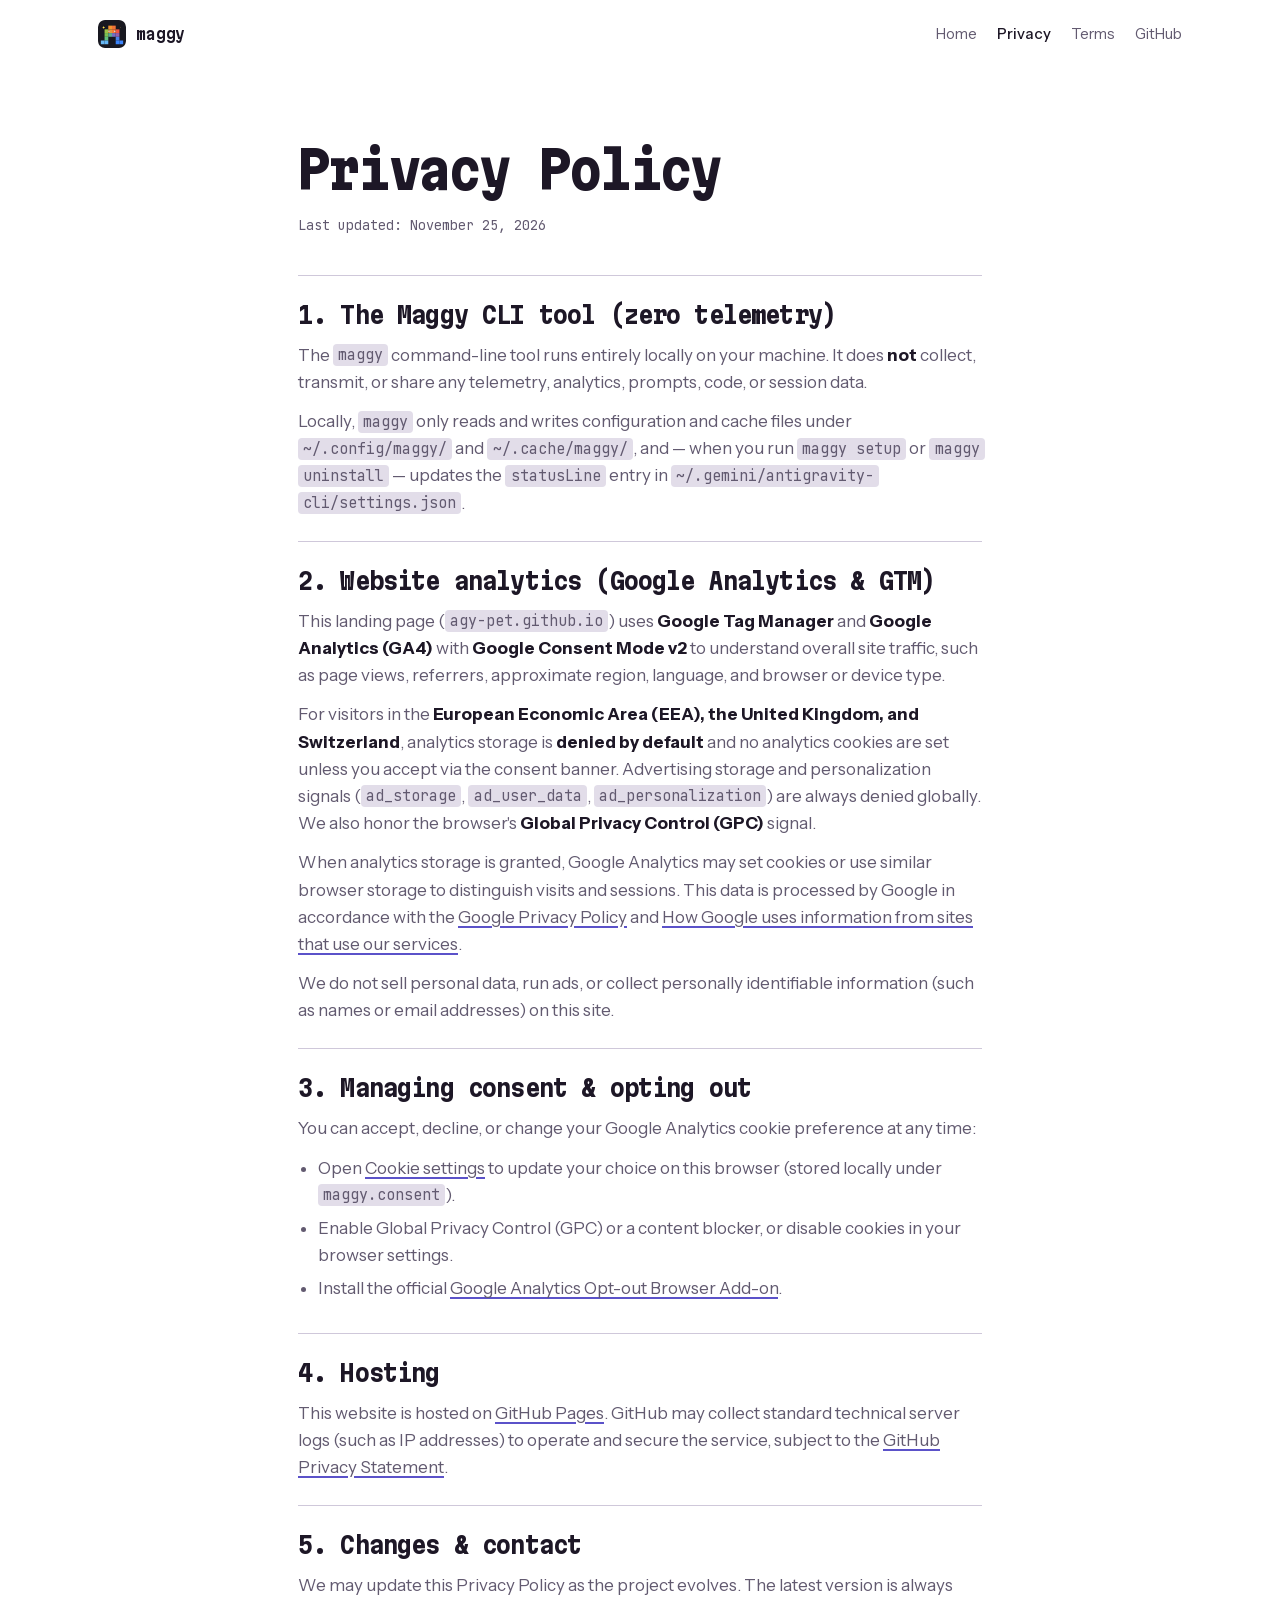
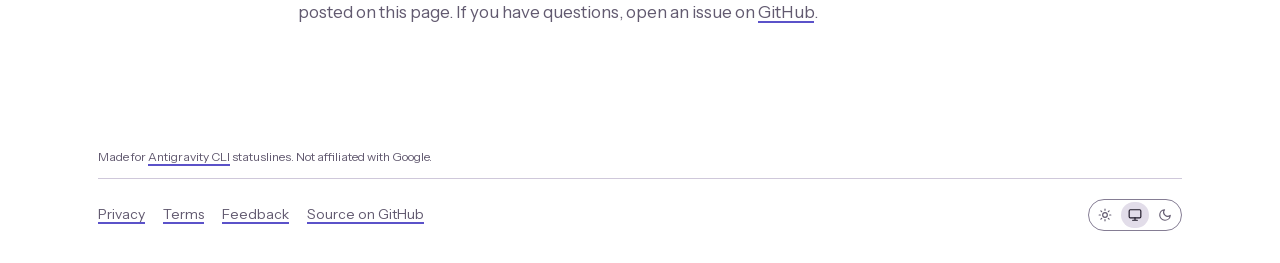
<file: docs/privacy.html>
<!doctype html>
<html lang="en">
<head>
  <meta charset="utf-8">
  <meta name="viewport" content="width=device-width, initial-scale=1">
  <title>Privacy Policy — Maggy</title>
  <meta name="description" content="Privacy Policy for the Maggy website and Antigravity CLI (agy) statusline tool.">
  <meta name="robots" content="index, follow">
  <meta name="color-scheme" content="light dark">
  <meta name="theme-color" content="#ffffff" media="(prefers-color-scheme: light)">
  <meta name="theme-color" content="#141019" media="(prefers-color-scheme: dark)">
  <link rel="canonical" href="https://agy-pet.github.io/privacy.html">
  <link rel="icon" href="favicon.ico" sizes="48x48">
  <link rel="icon" type="image/svg+xml" href="favicon.svg">
  <link rel="apple-touch-icon" sizes="512x512" href="apple-touch-icon.png">
  <link rel="preload" href="fonts/instrument-sans-latin.woff2" as="font" type="font/woff2" crossorigin>
  <link rel="preload" href="fonts/martian-mono-latin.woff2" as="font" type="font/woff2" crossorigin>
  <link rel="stylesheet" href="fonts/fonts.css">
  <link rel="stylesheet" href="style.css">
  <script>!function(){try{var v=localStorage.getItem('maggy.appearance');if(v==='light'||v==='dark')document.documentElement.dataset.theme=v}catch(e){}}();</script>
  <script>
    window.dataLayer = window.dataLayer || [];
    function gtag(){dataLayer.push(arguments);}
    (function(){
      var EEA_UK_CH = [
        'AT','BE','BG','CH','CY','CZ','DE','DK','EE','ES','FI','FR',
        'GB','GR','HR','HU','IE','IS','IT','LI','LT','LU','LV','MT',
        'NL','NO','PL','PT','RO','SE','SI','SK'
      ];
      var gpc = Boolean(navigator.globalPrivacyControl);
      gtag('consent', 'default', {
        analytics_storage: 'denied',
        ad_storage: 'denied',
        ad_user_data: 'denied',
        ad_personalization: 'denied',
        region: EEA_UK_CH,
        wait_for_update: 500
      });
      gtag('consent', 'default', {
        analytics_storage: gpc ? 'denied' : 'granted',
        ad_storage: 'denied',
        ad_user_data: 'denied',
        ad_personalization: 'denied'
      });
      try {
        var saved = localStorage.getItem('maggy.consent');
        if (saved === 'granted' || saved === 'denied') {
          gtag('consent', 'update', { analytics_storage: saved });
        }
      } catch (e) {}
    })();
    gtag('js', new Date());
  </script>
  <script>
    // Load GTM off the critical path: on first interaction, or once the page
    // has settled after load, so it never competes with first render.
    (function(){
      var done = false, ev = ['pointerdown','keydown','touchstart','scroll'];
      function load(){
        if (done) return; done = true;
        ev.forEach(function(e){ removeEventListener(e, load, true); });
        var s = document.createElement('script');
        s.async = true;
        s.src = 'https://www.googletagmanager.com/gtm.js?id=GTM-N3ZC3P7X';
        document.head.appendChild(s);
      }
      ev.forEach(function(e){ addEventListener(e, load, { capture: true, passive: true, once: true }); });
      addEventListener('load', function(){ setTimeout(load, 6000); });
    })();
  </script>
</head>
<body>
  <a class="skip" href="#main">Skip to content</a>

  <header class="top">
    <a class="wordmark" href="./" aria-label="Maggy home"><img class="wordmark-logo" src="favicon.svg" alt="" width="28" height="28"><span>maggy</span></a>
    <div class="top-right">
      <nav aria-label="Primary">
        <a href="./">Home</a>
        <a href="privacy.html" aria-current="page">Privacy</a>
        <a href="terms.html">Terms</a>
        <a href="https://github.com/agy-pet/maggy">GitHub</a>
      </nav>
    </div>
  </header>

  <main id="main" class="legal" tabindex="-1">
    <h1>Privacy Policy</h1>
    <p class="legal-updated">Last updated: November 25, 2026</p>

    <section>
      <h2>1. The Maggy CLI tool (zero telemetry)</h2>
      <p>The <code>maggy</code> command-line tool runs entirely locally on your machine. It does <strong>not</strong> collect, transmit, or share any telemetry, analytics, prompts, code, or session data.</p>
      <p>Locally, <code>maggy</code> only reads and writes configuration and cache files under <code>~/.config/maggy/</code> and <code>~/.cache/maggy/</code>, and — when you run <code>maggy setup</code> or <code>maggy uninstall</code> — updates the <code>statusLine</code> entry in <code>~/.gemini/antigravity-cli/settings.json</code>.</p>
    </section>

    <section>
      <h2>2. Website analytics (Google Analytics &amp; GTM)</h2>
      <p>This landing page (<code>agy-pet.github.io</code>) uses <strong>Google Tag Manager</strong> and <strong>Google Analytics (GA4)</strong> with <strong>Google Consent Mode v2</strong> to understand overall site traffic, such as page views, referrers, approximate region, language, and browser or device type.</p>
      <p>For visitors in the <strong>European Economic Area (EEA), the United Kingdom, and Switzerland</strong>, analytics storage is <strong>denied by default</strong> and no analytics cookies are set unless you accept via the consent banner. Advertising storage and personalization signals (<code>ad_storage</code>, <code>ad_user_data</code>, <code>ad_personalization</code>) are always denied globally. We also honor the browser's <strong>Global Privacy Control (GPC)</strong> signal.</p>
      <p>When analytics storage is granted, Google Analytics may set cookies or use similar browser storage to distinguish visits and sessions. This data is processed by Google in accordance with the <a href="https://policies.google.com/privacy">Google Privacy Policy</a> and <a href="https://policies.google.com/technologies/partner-sites">How Google uses information from sites that use our services</a>.</p>
      <p>We do not sell personal data, run ads, or collect personally identifiable information (such as names or email addresses) on this site.</p>
    </section>

    <section>
      <h2>3. Managing consent &amp; opting out</h2>
      <p>You can accept, decline, or change your Google Analytics cookie preference at any time:</p>
      <ul>
        <li>Open <button type="button" class="foot-btn" data-consent-open>Cookie settings</button> to update your choice on this browser (stored locally under <code>maggy.consent</code>).</li>
        <li>Enable Global Privacy Control (GPC) or a content blocker, or disable cookies in your browser settings.</li>
        <li>Install the official <a href="https://tools.google.com/dlpage/gaoptout">Google Analytics Opt-out Browser Add-on</a>.</li>
      </ul>
    </section>

    <section>
      <h2>4. Hosting</h2>
      <p>This website is hosted on <a href="https://pages.github.com/">GitHub Pages</a>. GitHub may collect standard technical server logs (such as IP addresses) to operate and secure the service, subject to the <a href="https://docs.github.com/en/site-policy/privacy-policies/github-general-privacy-statement">GitHub Privacy Statement</a>.</p>
    </section>

    <section>
      <h2>5. Changes &amp; contact</h2>
      <p>We may update this Privacy Policy as the project evolves. The latest version is always posted on this page. If you have questions, open an issue on <a href="https://github.com/agy-pet/maggy/issues">GitHub</a>.</p>
    </section>
  </main>

  <footer class="foot">
    <p class="foot-note">Made for <a href="https://antigravity.google/docs/cli/statusline">Antigravity CLI</a> statuslines. Not affiliated with Google.</p>
    <div class="foot-end">
      <p class="foot-links">
        <a href="privacy.html" aria-current="page">Privacy</a>
        <a href="terms.html">Terms</a>
        <button type="button" class="foot-btn" data-consent-open hidden>Cookie settings</button>
        <a href="https://github.com/agy-pet/maggy/issues/new">Feedback</a>
        <a href="https://github.com/agy-pet/maggy">Source on GitHub</a>
      </p>
      <div class="appearance" role="group" aria-label="Appearance">
        <button type="button" data-appearance="light" aria-pressed="false" aria-label="Light" title="Light"><svg width="14" height="14" viewBox="0 0 24 24" fill="none" stroke="currentColor" stroke-width="2" stroke-linecap="round" stroke-linejoin="round" aria-hidden="true"><circle cx="12" cy="12" r="4"/><path d="M12 2v2M12 20v2M4.93 4.93l1.41 1.41M17.66 17.66l1.41 1.41M2 12h2M20 12h2M4.93 19.07l1.41-1.41M17.66 6.34l1.41-1.41"/></svg></button>
        <button type="button" data-appearance="system" aria-pressed="true" aria-label="System" title="System"><svg width="14" height="14" viewBox="0 0 24 24" fill="none" stroke="currentColor" stroke-width="2" stroke-linecap="round" stroke-linejoin="round" aria-hidden="true"><rect x="2" y="3" width="20" height="14" rx="2"/><path d="M8 21h8M12 17v4"/></svg></button>
        <button type="button" data-appearance="dark" aria-pressed="false" aria-label="Dark" title="Dark"><svg width="14" height="14" viewBox="0 0 24 24" fill="none" stroke="currentColor" stroke-width="2" stroke-linecap="round" stroke-linejoin="round" aria-hidden="true"><path d="M21 12.79A9 9 0 1 1 11.21 3 7 7 0 0 0 21 12.79z"/></svg></button>
      </div>
    </div>
  </footer>

  <div id="consent-banner" class="consent" role="dialog" aria-modal="false" aria-label="Analytics consent" aria-describedby="consent-desc" hidden>
    <p id="consent-desc" class="consent-text">
      <span>This site uses Google Analytics cookies to understand overall traffic. The CLI sends zero telemetry.</span>
      <a href="privacy.html">Privacy Policy</a>
    </p>
    <div class="consent-actions">
      <button type="button" class="consent-btn" data-consent="denied">Decline</button>
      <button type="button" class="consent-btn consent-accept" data-consent="granted">Accept</button>
    </div>
  </div>

  <script src="appearance.js" defer></script>
  <script src="consent.js" defer></script>
</body>
</html>
</file>
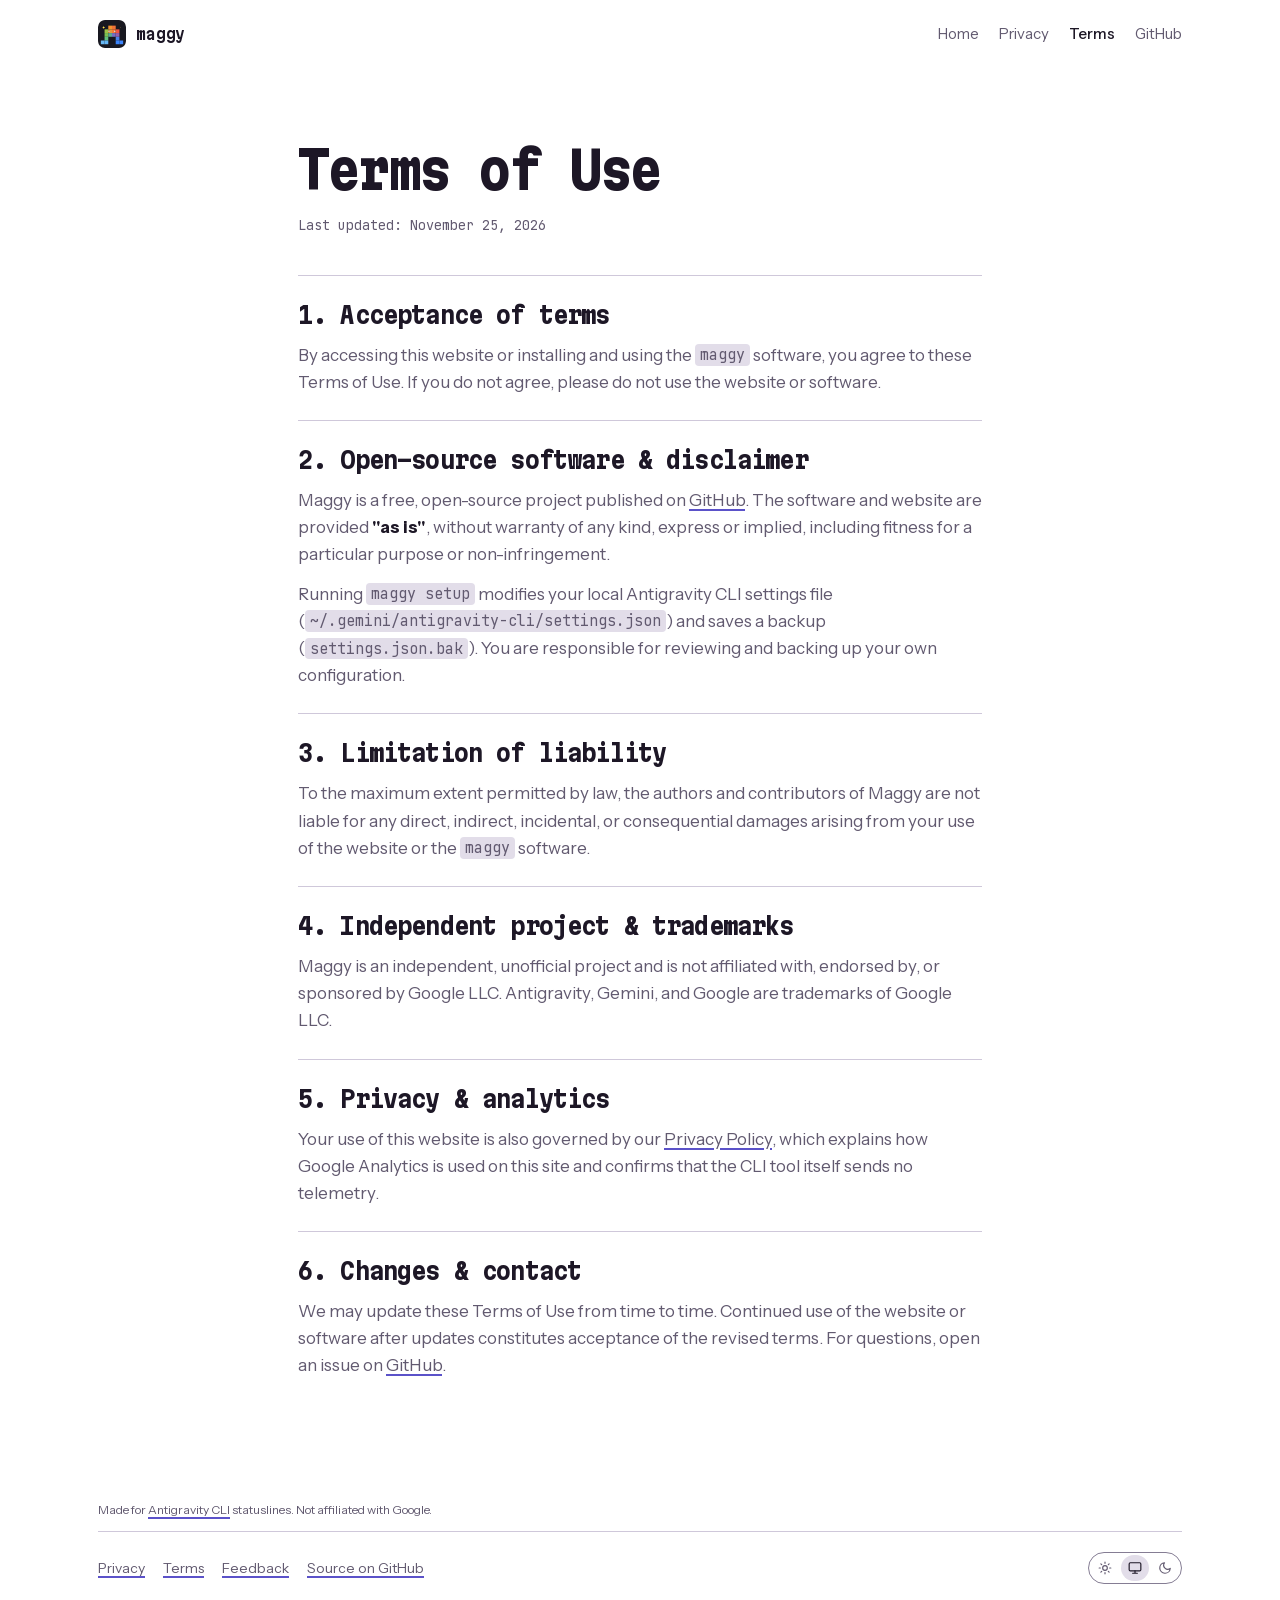
<file: docs/terms.html>
<!doctype html>
<html lang="en">
<head>
  <meta charset="utf-8">
  <meta name="viewport" content="width=device-width, initial-scale=1">
  <title>Terms of Use — Maggy</title>
  <meta name="description" content="Terms of Use for the Maggy website and Antigravity CLI (agy) statusline tool.">
  <meta name="robots" content="index, follow">
  <meta name="color-scheme" content="light dark">
  <meta name="theme-color" content="#ffffff" media="(prefers-color-scheme: light)">
  <meta name="theme-color" content="#141019" media="(prefers-color-scheme: dark)">
  <link rel="canonical" href="https://agy-pet.github.io/terms.html">
  <link rel="icon" href="favicon.ico" sizes="48x48">
  <link rel="icon" type="image/svg+xml" href="favicon.svg">
  <link rel="apple-touch-icon" sizes="512x512" href="apple-touch-icon.png">
  <link rel="preload" href="fonts/instrument-sans-latin.woff2" as="font" type="font/woff2" crossorigin>
  <link rel="preload" href="fonts/martian-mono-latin.woff2" as="font" type="font/woff2" crossorigin>
  <link rel="stylesheet" href="fonts/fonts.css">
  <link rel="stylesheet" href="style.css">
  <script>!function(){try{var v=localStorage.getItem('maggy.appearance');if(v==='light'||v==='dark')document.documentElement.dataset.theme=v}catch(e){}}();</script>
  <script>
    window.dataLayer = window.dataLayer || [];
    function gtag(){dataLayer.push(arguments);}
    (function(){
      var EEA_UK_CH = [
        'AT','BE','BG','CH','CY','CZ','DE','DK','EE','ES','FI','FR',
        'GB','GR','HR','HU','IE','IS','IT','LI','LT','LU','LV','MT',
        'NL','NO','PL','PT','RO','SE','SI','SK'
      ];
      var gpc = Boolean(navigator.globalPrivacyControl);
      gtag('consent', 'default', {
        analytics_storage: 'denied',
        ad_storage: 'denied',
        ad_user_data: 'denied',
        ad_personalization: 'denied',
        region: EEA_UK_CH,
        wait_for_update: 500
      });
      gtag('consent', 'default', {
        analytics_storage: gpc ? 'denied' : 'granted',
        ad_storage: 'denied',
        ad_user_data: 'denied',
        ad_personalization: 'denied'
      });
      try {
        var saved = localStorage.getItem('maggy.consent');
        if (saved === 'granted' || saved === 'denied') {
          gtag('consent', 'update', { analytics_storage: saved });
        }
      } catch (e) {}
    })();
    gtag('js', new Date());
  </script>
  <script>
    // Load GTM off the critical path: on first interaction, or once the page
    // has settled after load, so it never competes with first render.
    (function(){
      var done = false, ev = ['pointerdown','keydown','touchstart','scroll'];
      function load(){
        if (done) return; done = true;
        ev.forEach(function(e){ removeEventListener(e, load, true); });
        var s = document.createElement('script');
        s.async = true;
        s.src = 'https://www.googletagmanager.com/gtm.js?id=GTM-N3ZC3P7X';
        document.head.appendChild(s);
      }
      ev.forEach(function(e){ addEventListener(e, load, { capture: true, passive: true, once: true }); });
      addEventListener('load', function(){ setTimeout(load, 6000); });
    })();
  </script>
</head>
<body>
  <a class="skip" href="#main">Skip to content</a>

  <header class="top">
    <a class="wordmark" href="./" aria-label="Maggy home"><img class="wordmark-logo" src="favicon.svg" alt="" width="28" height="28"><span>maggy</span></a>
    <div class="top-right">
      <nav aria-label="Primary">
        <a href="./">Home</a>
        <a href="privacy.html">Privacy</a>
        <a href="terms.html" aria-current="page">Terms</a>
        <a href="https://github.com/agy-pet/maggy">GitHub</a>
      </nav>
    </div>
  </header>

  <main id="main" class="legal" tabindex="-1">
    <h1>Terms of Use</h1>
    <p class="legal-updated">Last updated: November 25, 2026</p>

    <section>
      <h2>1. Acceptance of terms</h2>
      <p>By accessing this website or installing and using the <code>maggy</code> software, you agree to these Terms of Use. If you do not agree, please do not use the website or software.</p>
    </section>

    <section>
      <h2>2. Open-source software &amp; disclaimer</h2>
      <p>Maggy is a free, open-source project published on <a href="https://github.com/agy-pet/maggy">GitHub</a>. The software and website are provided <strong>"as is"</strong>, without warranty of any kind, express or implied, including fitness for a particular purpose or non-infringement.</p>
      <p>Running <code>maggy setup</code> modifies your local Antigravity CLI settings file (<code>~/.gemini/antigravity-cli/settings.json</code>) and saves a backup (<code>settings.json.bak</code>). You are responsible for reviewing and backing up your own configuration.</p>
    </section>

    <section>
      <h2>3. Limitation of liability</h2>
      <p>To the maximum extent permitted by law, the authors and contributors of Maggy are not liable for any direct, indirect, incidental, or consequential damages arising from your use of the website or the <code>maggy</code> software.</p>
    </section>

    <section>
      <h2>4. Independent project &amp; trademarks</h2>
      <p>Maggy is an independent, unofficial project and is not affiliated with, endorsed by, or sponsored by Google LLC. Antigravity, Gemini, and Google are trademarks of Google LLC.</p>
    </section>

    <section>
      <h2>5. Privacy &amp; analytics</h2>
      <p>Your use of this website is also governed by our <a href="privacy.html">Privacy Policy</a>, which explains how Google Analytics is used on this site and confirms that the CLI tool itself sends no telemetry.</p>
    </section>

    <section>
      <h2>6. Changes &amp; contact</h2>
      <p>We may update these Terms of Use from time to time. Continued use of the website or software after updates constitutes acceptance of the revised terms. For questions, open an issue on <a href="https://github.com/agy-pet/maggy/issues">GitHub</a>.</p>
    </section>
  </main>

  <footer class="foot">
    <p class="foot-note">Made for <a href="https://antigravity.google/docs/cli/statusline">Antigravity CLI</a> statuslines. Not affiliated with Google.</p>
    <div class="foot-end">
      <p class="foot-links">
        <a href="privacy.html">Privacy</a>
        <a href="terms.html" aria-current="page">Terms</a>
        <button type="button" class="foot-btn" data-consent-open hidden>Cookie settings</button>
        <a href="https://github.com/agy-pet/maggy/issues/new">Feedback</a>
        <a href="https://github.com/agy-pet/maggy">Source on GitHub</a>
      </p>
      <div class="appearance" role="group" aria-label="Appearance">
        <button type="button" data-appearance="light" aria-pressed="false" aria-label="Light" title="Light"><svg width="14" height="14" viewBox="0 0 24 24" fill="none" stroke="currentColor" stroke-width="2" stroke-linecap="round" stroke-linejoin="round" aria-hidden="true"><circle cx="12" cy="12" r="4"/><path d="M12 2v2M12 20v2M4.93 4.93l1.41 1.41M17.66 17.66l1.41 1.41M2 12h2M20 12h2M4.93 19.07l1.41-1.41M17.66 6.34l1.41-1.41"/></svg></button>
        <button type="button" data-appearance="system" aria-pressed="true" aria-label="System" title="System"><svg width="14" height="14" viewBox="0 0 24 24" fill="none" stroke="currentColor" stroke-width="2" stroke-linecap="round" stroke-linejoin="round" aria-hidden="true"><rect x="2" y="3" width="20" height="14" rx="2"/><path d="M8 21h8M12 17v4"/></svg></button>
        <button type="button" data-appearance="dark" aria-pressed="false" aria-label="Dark" title="Dark"><svg width="14" height="14" viewBox="0 0 24 24" fill="none" stroke="currentColor" stroke-width="2" stroke-linecap="round" stroke-linejoin="round" aria-hidden="true"><path d="M21 12.79A9 9 0 1 1 11.21 3 7 7 0 0 0 21 12.79z"/></svg></button>
      </div>
    </div>
  </footer>

  <div id="consent-banner" class="consent" role="dialog" aria-modal="false" aria-label="Analytics consent" aria-describedby="consent-desc" hidden>
    <p id="consent-desc" class="consent-text">
      <span>This site uses Google Analytics cookies to understand overall traffic. The CLI sends zero telemetry.</span>
      <a href="privacy.html">Privacy Policy</a>
    </p>
    <div class="consent-actions">
      <button type="button" class="consent-btn" data-consent="denied">Decline</button>
      <button type="button" class="consent-btn consent-accept" data-consent="granted">Accept</button>
    </div>
  </div>

  <script src="appearance.js" defer></script>
  <script src="consent.js" defer></script>
</body>
</html>
</file>
<file: docs/fonts/fonts.css>
/* Self-hosted from Google Fonts (latin + latin-ext only), so visitors make no
   request to Google before consent. Fonts are under the SIL Open Font License;
   see OFL-*.txt beside this file. */
/* latin-ext */
@font-face {
  font-family: 'Instrument Sans';
  font-style: normal;
  font-weight: 400;
  font-stretch: 100%;
  font-display: swap;
  src: url(instrument-sans-latin-ext.woff2) format('woff2');
  unicode-range: U+0100-02BA, U+02BD-02C5, U+02C7-02CC, U+02CE-02D7, U+02DD-02FF, U+0304, U+0308, U+0329, U+1D00-1DBF, U+1E00-1E9F, U+1EF2-1EFF, U+2020, U+20A0-20AB, U+20AD-20C4, U+2113, U+2C60-2C7F, U+A720-A7FF;
}
/* latin */
@font-face {
  font-family: 'Instrument Sans';
  font-style: normal;
  font-weight: 400;
  font-stretch: 100%;
  font-display: swap;
  src: url(instrument-sans-latin.woff2) format('woff2');
  unicode-range: U+0000-00FF, U+0131, U+0152-0153, U+02BB-02BC, U+02C6, U+02DA, U+02DC, U+0304, U+0308, U+0329, U+2000-206F, U+20AC, U+2122, U+2191, U+2193, U+2212, U+2215, U+FEFF, U+FFFD;
}
/* latin-ext */
@font-face {
  font-family: 'Instrument Sans';
  font-style: normal;
  font-weight: 500;
  font-stretch: 100%;
  font-display: swap;
  src: url(instrument-sans-latin-ext.woff2) format('woff2');
  unicode-range: U+0100-02BA, U+02BD-02C5, U+02C7-02CC, U+02CE-02D7, U+02DD-02FF, U+0304, U+0308, U+0329, U+1D00-1DBF, U+1E00-1E9F, U+1EF2-1EFF, U+2020, U+20A0-20AB, U+20AD-20C4, U+2113, U+2C60-2C7F, U+A720-A7FF;
}
/* latin */
@font-face {
  font-family: 'Instrument Sans';
  font-style: normal;
  font-weight: 500;
  font-stretch: 100%;
  font-display: swap;
  src: url(instrument-sans-latin.woff2) format('woff2');
  unicode-range: U+0000-00FF, U+0131, U+0152-0153, U+02BB-02BC, U+02C6, U+02DA, U+02DC, U+0304, U+0308, U+0329, U+2000-206F, U+20AC, U+2122, U+2191, U+2193, U+2212, U+2215, U+FEFF, U+FFFD;
}
/* latin-ext */
@font-face {
  font-family: 'Instrument Sans';
  font-style: normal;
  font-weight: 600;
  font-stretch: 100%;
  font-display: swap;
  src: url(instrument-sans-latin-ext.woff2) format('woff2');
  unicode-range: U+0100-02BA, U+02BD-02C5, U+02C7-02CC, U+02CE-02D7, U+02DD-02FF, U+0304, U+0308, U+0329, U+1D00-1DBF, U+1E00-1E9F, U+1EF2-1EFF, U+2020, U+20A0-20AB, U+20AD-20C4, U+2113, U+2C60-2C7F, U+A720-A7FF;
}
/* latin */
@font-face {
  font-family: 'Instrument Sans';
  font-style: normal;
  font-weight: 600;
  font-stretch: 100%;
  font-display: swap;
  src: url(instrument-sans-latin.woff2) format('woff2');
  unicode-range: U+0000-00FF, U+0131, U+0152-0153, U+02BB-02BC, U+02C6, U+02DA, U+02DC, U+0304, U+0308, U+0329, U+2000-206F, U+20AC, U+2122, U+2191, U+2193, U+2212, U+2215, U+FEFF, U+FFFD;
}
/* latin-ext */
@font-face {
  font-family: 'Instrument Sans';
  font-style: normal;
  font-weight: 700;
  font-stretch: 100%;
  font-display: swap;
  src: url(instrument-sans-latin-ext.woff2) format('woff2');
  unicode-range: U+0100-02BA, U+02BD-02C5, U+02C7-02CC, U+02CE-02D7, U+02DD-02FF, U+0304, U+0308, U+0329, U+1D00-1DBF, U+1E00-1E9F, U+1EF2-1EFF, U+2020, U+20A0-20AB, U+20AD-20C4, U+2113, U+2C60-2C7F, U+A720-A7FF;
}
/* latin */
@font-face {
  font-family: 'Instrument Sans';
  font-style: normal;
  font-weight: 700;
  font-stretch: 100%;
  font-display: swap;
  src: url(instrument-sans-latin.woff2) format('woff2');
  unicode-range: U+0000-00FF, U+0131, U+0152-0153, U+02BB-02BC, U+02C6, U+02DA, U+02DC, U+0304, U+0308, U+0329, U+2000-206F, U+20AC, U+2122, U+2191, U+2193, U+2212, U+2215, U+FEFF, U+FFFD;
}
/* latin-ext */
@font-face {
  font-family: 'JetBrains Mono';
  font-style: normal;
  font-weight: 400;
  font-display: swap;
  src: url(jetbrains-mono-latin-ext.woff2) format('woff2');
  unicode-range: U+0100-02BA, U+02BD-02C5, U+02C7-02CC, U+02CE-02D7, U+02DD-02FF, U+0304, U+0308, U+0329, U+1D00-1DBF, U+1E00-1E9F, U+1EF2-1EFF, U+2020, U+20A0-20AB, U+20AD-20C4, U+2113, U+2C60-2C7F, U+A720-A7FF;
}
/* latin */
@font-face {
  font-family: 'JetBrains Mono';
  font-style: normal;
  font-weight: 400;
  font-display: swap;
  src: url(jetbrains-mono-latin.woff2) format('woff2');
  unicode-range: U+0000-00FF, U+0131, U+0152-0153, U+02BB-02BC, U+02C6, U+02DA, U+02DC, U+0304, U+0308, U+0329, U+2000-206F, U+20AC, U+2122, U+2191, U+2193, U+2212, U+2215, U+FEFF, U+FFFD;
}
/* latin-ext */
@font-face {
  font-family: 'JetBrains Mono';
  font-style: normal;
  font-weight: 600;
  font-display: swap;
  src: url(jetbrains-mono-latin-ext.woff2) format('woff2');
  unicode-range: U+0100-02BA, U+02BD-02C5, U+02C7-02CC, U+02CE-02D7, U+02DD-02FF, U+0304, U+0308, U+0329, U+1D00-1DBF, U+1E00-1E9F, U+1EF2-1EFF, U+2020, U+20A0-20AB, U+20AD-20C4, U+2113, U+2C60-2C7F, U+A720-A7FF;
}
/* latin */
@font-face {
  font-family: 'JetBrains Mono';
  font-style: normal;
  font-weight: 600;
  font-display: swap;
  src: url(jetbrains-mono-latin.woff2) format('woff2');
  unicode-range: U+0000-00FF, U+0131, U+0152-0153, U+02BB-02BC, U+02C6, U+02DA, U+02DC, U+0304, U+0308, U+0329, U+2000-206F, U+20AC, U+2122, U+2191, U+2193, U+2212, U+2215, U+FEFF, U+FFFD;
}
/* latin-ext */
@font-face {
  font-family: 'Martian Mono';
  font-style: normal;
  font-weight: 600 800;
  font-stretch: 75% 100%;
  font-display: swap;
  src: url(martian-mono-latin-ext.woff2) format('woff2');
  unicode-range: U+0100-02BA, U+02BD-02C5, U+02C7-02CC, U+02CE-02D7, U+02DD-02FF, U+0304, U+0308, U+0329, U+1D00-1DBF, U+1E00-1E9F, U+1EF2-1EFF, U+2020, U+20A0-20AB, U+20AD-20C4, U+2113, U+2C60-2C7F, U+A720-A7FF;
}
/* latin */
@font-face {
  font-family: 'Martian Mono';
  font-style: normal;
  font-weight: 600 800;
  font-stretch: 75% 100%;
  font-display: swap;
  src: url(martian-mono-latin.woff2) format('woff2');
  unicode-range: U+0000-00FF, U+0131, U+0152-0153, U+02BB-02BC, U+02C6, U+02DA, U+02DC, U+0304, U+0308, U+0329, U+2000-206F, U+20AC, U+2122, U+2191, U+2193, U+2212, U+2215, U+FEFF, U+FFFD;
}
</file>
<file: docs/style.css>
/* Lavender-ash page, obsidian terminal, and an accent taken from Maggy's
   violet body cell (logo "i", #746fc3), deepened for text contrast.
   Maggy's own colors come from the agy banner (see maggy.js). */
:root {
  --ash: #ffffff;
  --pumice: #e2dde9;
  --ink: #1d1726;
  --muted: #625a70;
  --accent: #5b52c9;
  --on-accent: #ffffff;
  --obsidian: #17121e;
  --obsidian-2: #241d2e;
  --term-text: #dcdcdc;
  --t-blue: rgb(0, 153, 255);
  --t-green: rgb(0, 175, 80);
  --t-cyan: rgb(86, 182, 194);
  --line: #cfc8da;
  --control-border: #857d94;

  --display: "Martian Mono", ui-monospace, monospace;
  --body: "Instrument Sans", system-ui, -apple-system, "Segoe UI", sans-serif;
  --mono: "JetBrains Mono", ui-monospace, SFMono-Regular, Menlo, monospace;

  --gutter: clamp(16px, 4vw, 48px);
  --maxw: 1180px;
  color-scheme: light;
}

@media (prefers-color-scheme: dark) {
  :root:not([data-theme="light"]) {
    --ash: #141019;
    --pumice: #1f1927;
    --ink: #ece7f2;
    --muted: #a59db3;
    --accent: #a59cf5;
    --on-accent: #141019;
    --obsidian: #0c0910;
    --obsidian-2: #1b1522;
    --line: #2f2839;
    --control-border: #6d647d;
    color-scheme: dark;
  }
}
:root[data-theme="dark"] {
  --ash: #141019;
  --pumice: #1f1927;
  --ink: #ece7f2;
  --muted: #a59db3;
  --accent: #a59cf5;
  --on-accent: #141019;
  --obsidian: #0c0910;
  --obsidian-2: #1b1522;
  --line: #2f2839;
  --control-border: #6d647d;
  color-scheme: dark;
}

*, *::before, *::after { box-sizing: border-box; }

html { scroll-behavior: smooth; }
@media (prefers-reduced-motion: reduce) {
  html { scroll-behavior: auto; }
  *, *::before, *::after { transition-duration: 0.01ms !important; }
}

body {
  margin: 0;
  background: var(--ash);
  color: var(--ink);
  font: 400 17px/1.6 var(--body);
  -webkit-font-smoothing: antialiased;
  overflow-x: clip;
}

main:focus { outline: none; }

a { color: inherit; text-decoration-color: var(--accent); text-underline-offset: 3px; text-decoration-thickness: 1.5px; }
a:hover { color: var(--accent); }

:focus-visible { outline: 2px solid var(--accent); outline-offset: 3px; border-radius: 4px; }

code { font-family: var(--mono); font-size: 0.88em; }
p code, li code, dd code {
  background: var(--pumice);
  padding: 0.1em 0.35em;
  border-radius: 4px;
  -webkit-box-decoration-break: clone;
  box-decoration-break: clone;
}

.skip { position: absolute; left: -9999px; top: 8px; background: var(--ink); color: var(--ash); padding: 10px 14px; border-radius: 6px; text-decoration: none; font-weight: 600; z-index: 50; }
.skip:focus { left: 8px; outline: 2px solid var(--accent); outline-offset: 2px; }

.nowrap { white-space: nowrap; }

/* ---------------------------------------------------------------- top */
.top {
  max-width: var(--maxw);
  margin: 0 auto;
  padding: 20px var(--gutter);
  display: flex;
  align-items: center;
  justify-content: space-between;
  gap: 16px;
  flex-wrap: wrap;
}
.wordmark {
  display: inline-flex;
  align-items: center;
  gap: 10px;
  font: 600 15px/1 var(--display);
  font-stretch: 87.5%;
  text-decoration: none;
  letter-spacing: -0.01em;
}
.wordmark-logo { display: block; width: 28px; height: 28px; border-radius: 7px; flex: none; }
.top-right { display: flex; align-items: center; gap: 20px; flex-wrap: wrap; }
.top nav { display: flex; gap: 20px; flex-wrap: wrap; font-size: 15px; }
.top nav a { text-decoration: none; color: var(--muted); }
.top nav a:hover { color: var(--ink); }

.sr-only {
  position: absolute;
  width: 1px;
  height: 1px;
  padding: 0;
  margin: -1px;
  overflow: hidden;
  clip: rect(0, 0, 0, 0);
  white-space: nowrap;
  border: 0;
}

.lang-picker {
  position: relative;
  display: inline-block;
}
.lang-picker > summary {
  list-style: none;
  display: inline-flex;
  align-items: center;
  gap: 6px;
  padding: 5px 10px;
  border: 1px solid var(--control-border);
  border-radius: 999px;
  color: var(--muted);
  background: transparent;
  font: 500 13px/1.2 var(--body);
  cursor: pointer;
  transition: border-color 0.15s, color 0.15s;
}
.lang-picker > summary::-webkit-details-marker { display: none; }
.lang-picker > summary::after {
  content: "";
  width: 6px;
  height: 6px;
  margin-left: 2px;
  border-right: 1.5px solid currentColor;
  border-bottom: 1.5px solid currentColor;
  transform: rotate(45deg) translateY(-1px);
  opacity: 0.75;
}
.lang-picker[open] > summary::after { transform: rotate(-135deg) translateY(-1px); }
.lang-picker > summary:hover, .lang-picker[open] > summary { border-color: var(--ink); color: var(--ink); }
.lang-icon { flex: none; opacity: 0.8; }
.lang-menu {
  position: absolute;
  right: 0;
  bottom: calc(100% + 6px);
  z-index: 30;
  list-style: none;
  margin: 0;
  padding: 6px;
  min-width: 148px;
  background: var(--ash);
  border: 1px solid var(--line);
  border-radius: 12px;
  box-shadow: 0 12px 28px rgba(0, 0, 0, 0.16);
  display: grid;
  gap: 2px;
}
.lang-picker--start .lang-menu { left: 0; right: auto; }
.lang-menu a {
  display: block;
  padding: 6px 10px;
  border-radius: 7px;
  text-decoration: none;
  font: 500 13px/1.3 var(--body);
  color: var(--muted);
  white-space: nowrap;
}
.lang-menu a:hover { background: var(--pumice); color: var(--ink); }
.lang-menu a[aria-current="page"] { background: var(--pumice); color: var(--ink); font-weight: 600; }

/* Light / system / dark switch (appearance.js) */
.appearance {
  display: inline-flex;
  align-items: center;
  gap: 2px;
  padding: 2px;
  border: 1px solid var(--control-border);
  border-radius: 999px;
}
.appearance button {
  appearance: none;
  display: grid;
  place-items: center;
  width: 28px;
  height: 26px;
  padding: 0;
  border: 0;
  border-radius: 999px;
  background: transparent;
  color: var(--muted);
  cursor: pointer;
  transition: background 0.15s, color 0.15s;
}
.appearance button:hover { color: var(--ink); }
.appearance button[aria-pressed="true"] { background: var(--pumice); color: var(--ink); }
.appearance button:focus-visible { outline-offset: 1px; }
@media (prefers-reduced-motion: reduce) { .appearance button { transition: none; } }

/* CJK typography adjustments. OS-bundled fonts only: naming a user-installed Noto Sans SC/TC/JP/KR
   variable font (~18 MB) stalls rendering ~10 s in Chrome on macOS, and
   Linux/Android reach their bundled Noto CJK through system fallback. */
:root:lang(zh-CN) {
  --cjk: "PingFang SC", "Hiragino Sans GB", "Microsoft YaHei", "Source Han Sans SC";
  --body: "Instrument Sans", var(--cjk), system-ui, sans-serif;
}
:root:lang(zh-TW) {
  --cjk: "PingFang TC", "Hiragino Sans CNS", "Microsoft JhengHei", "Source Han Sans TC";
  --body: "Instrument Sans", var(--cjk), system-ui, sans-serif;
}
:root:lang(ja) {
  --cjk: "Hiragino Sans", "Hiragino Kaku Gothic ProN", "BIZ UDPGothic", "Yu Gothic", "Meiryo";
  --body: "Instrument Sans", var(--cjk), system-ui, sans-serif;
}
:root:lang(ko) {
  --cjk: "Apple SD Gothic Neo", "Malgun Gothic";
  --body: "Instrument Sans", var(--cjk), system-ui, sans-serif;
}
:is(:lang(zh-CN), :lang(zh-TW), :lang(ja), :lang(ko)) body {
  line-height: 1.75;
}
:is(:lang(zh-CN), :lang(zh-TW), :lang(ja)) body {
  line-break: strict;
  text-autospace: normal;
}
:lang(ko) body {
  word-break: keep-all;
  overflow-wrap: break-word;
}
:is(:lang(zh-CN), :lang(zh-TW), :lang(ja), :lang(ko)) h1 {
  font-family: var(--body);
  font-weight: 700;
  font-stretch: normal;
  letter-spacing: -0.02em;
  line-height: 1.18;
  font-size: clamp(34px, 5.2vw, 64px);
}
:is(:lang(zh-CN), :lang(zh-TW), :lang(ja), :lang(ko)) .hero-copy h1 {
  font-size: min(clamp(34px, 5.2vw, 64px), 100cqi / 9);
}
:is(:lang(zh-CN), :lang(zh-TW), :lang(ja), :lang(ko)) h2 {
  font-family: var(--body);
  font-weight: 700;
  font-stretch: normal;
  letter-spacing: -0.015em;
  line-height: 1.24;
  font-size: clamp(26px, 3.2vw, 38px);
}
:lang(ja) :is(h1, h2, .theme-custom h3) {
  font-feature-settings: "palt" 1;
  word-break: auto-phrase;
}

/* --------------------------------------------------------------- hero */
.hero {
  max-width: var(--maxw);
  margin: 0 auto;
  padding: clamp(32px, 7vw, 88px) var(--gutter) clamp(48px, 8vw, 104px);
  display: grid;
  grid-template-columns: minmax(0, 1.05fr) minmax(0, 1fr);
  gap: clamp(32px, 5vw, 72px);
  align-items: center;
}
/* The headline sizes to its own column, not the viewport, so no locale's
   longest word can spill under the stage. --h1-fit is the longest
   unbreakable run (in characters) the column must hold at the cap size. */
.hero-copy { container-type: inline-size; min-width: 0; }

h1, h2 {
  font-family: var(--display);
  font-stretch: 81%;
  letter-spacing: -0.035em;
  margin: 0;
}
h1 {
  --h1-fit: 12;
  font-weight: 760;
  font-size: clamp(38px, 6.2vw, 76px);
  /* Martian Mono has deep descenders (g, y, p); below ~1.12 they touch
     the next line's ascenders when the headline wraps. */
  line-height: 1.12;
  overflow-wrap: break-word;
  text-wrap: balance;
}
.hero-copy h1 { font-size: min(clamp(38px, 6.2vw, 76px), 100cqi / (var(--h1-fit) * 0.6)); }
h2 {
  font-weight: 700;
  font-size: clamp(28px, 3.6vw, 42px);
  line-height: 1.16;
}

.lede { font-size: clamp(17px, 1.6vw, 20px); color: var(--muted); max-width: 34em; margin: 24px 0 32px; }
.hint { font-size: 14px; color: var(--muted); margin: 14px 0 0; }

.cmd-box {
  display: flex;
  align-items: stretch;
  background: var(--obsidian);
  color: var(--term-text);
  border-radius: 10px;
  overflow: hidden;
  max-width: 100%;
}
.cmd-box code {
  flex: 1;
  min-width: 0;
  padding: 14px 16px;
  background: transparent;
  border-radius: 0;
  font-size: 14px;
  line-height: 1.5;
  overflow-wrap: anywhere;
}
.cmd-box code::before { content: "$ "; color: #948ca4; }
.copy {
  flex: none;
  border: 0;
  border-left: 1px solid #2f2839;
  background: var(--obsidian-2);
  color: var(--term-text);
  font: 500 13px var(--body);
  padding: 0 16px;
  cursor: pointer;
  min-width: 76px;
}
.copy:hover { background: #2f2639; color: #fff; }
.copy:focus-visible { outline-offset: -3px; }

/* Maggy, big. Each .px is one terminal cell: 1ch wide, 2:1 tall. */
.stage { margin: 0; display: flex; flex-direction: column; align-items: center; gap: 20px; }
.sprite-figure { margin: 0; display: flex; flex-direction: column; align-items: center; gap: 20px; }

.sprite {
  font-family: var(--mono);
  font-size: clamp(22px, 3.6vw, 42px);
  line-height: 1;
  min-height: 7em;
  user-select: none;
  padding: 0.6em 0 0.3em;
}
.sprite .row, .term-body .row { display: flex; white-space: pre; }
.px {
  display: inline-block;
  width: 1ch;
  height: 2.05ch;
  text-align: center;
  line-height: 2.05ch;
  overflow: visible;
}
.sprite .px { width: 0.6em; height: 1.22em; line-height: 1.22em; font-size: 1em; }
/* Sparkles sit on the page, not a terminal: give them ink in light mode. */
.sprite .px:not([style*="background"]) { color: var(--ink) !important; opacity: 0.9; }
.sprite.xmas .px:not([style*="background"]) { color: #6aa5d8 !important; }

.blink { animation: blink 1.1s steps(1, end) infinite; }
@keyframes blink { 50% { opacity: 0; } }
@media (prefers-reduced-motion: reduce) { .blink { animation: none; } }
.motion-paused .blink, .motion-paused .cursor { animation: none; }

.stage figcaption,
.mood-bar {
  display: inline-flex;
  align-items: center;
  gap: 8px;
  font-family: var(--mono);
  font-size: 15px;
  color: var(--muted);
  min-height: 1.6em;
}
.motion-toggle {
  appearance: none;
  display: inline-grid;
  place-items: center;
  width: 26px;
  height: 26px;
  padding: 0;
  border: 1px solid var(--control-border);
  border-radius: 999px;
  background: transparent;
  color: var(--muted);
  cursor: pointer;
  flex: none;
  transition: border-color 0.15s, color 0.15s, background 0.15s;
}
.motion-toggle:hover { border-color: var(--ink); color: var(--ink); }
.motion-toggle .icon-play { display: none; }
.motion-toggle[aria-pressed="true"] { background: var(--pumice); color: var(--ink); }
.motion-toggle[aria-pressed="true"] .icon-pause { display: none; }
.motion-toggle[aria-pressed="true"] .icon-play { display: block; }

.states {
  display: flex;
  flex-wrap: wrap;
  justify-content: center;
  gap: 6px;
  max-width: 440px;
}
.states-label {
  width: 100%;
  text-align: center;
  font: 500 11px/1 var(--mono);
  letter-spacing: 0.08em;
  text-transform: uppercase;
  color: var(--muted);
  margin-bottom: 4px;
}
.states button {
  font: 400 13px/1 var(--mono);
  color: var(--ink);
  background: transparent;
  border: 1px solid var(--control-border);
  border-radius: 999px;
  padding: 7px 12px;
  cursor: pointer;
}
.states button:hover { border-color: var(--ink); }
.states button[aria-pressed="true"] { background: var(--ink); color: var(--ash); border-color: var(--ink); }

/* -------------------------------------------------------------- sections */
section, .theme-custom { scroll-margin-top: 24px; }
.try, .themes, .install, .commands, .faq {
  max-width: var(--maxw);
  margin: 0 auto;
  padding: clamp(48px, 7vw, 96px) var(--gutter);
  border-top: 1px solid var(--line);
}
/* The sprite-heavy sections hold most of the page's DOM; skip their
   style/layout/paint until they near the viewport. */
.try, .themes {
  content-visibility: auto;
  contain-intrinsic-size: auto 900px;
}
.section-head { display: grid; grid-template-columns: minmax(0, 1fr) minmax(0, 1.6fr); gap: 16px 48px; align-items: start; margin-bottom: 40px; }
.section-head p { margin: 0; color: var(--muted); max-width: 40em; }

/* Terminal mock */
.terminal {
  background: var(--obsidian);
  color: var(--term-text);
  border-radius: 14px;
  overflow: hidden;
  box-shadow: 0 1px 0 rgba(255, 255, 255, 0.04) inset, 0 16px 32px -20px rgba(29, 23, 38, 0.3);
}
.term-bar {
  display: flex;
  gap: 12px;
  padding: 10px 18px;
  font: 500 12px var(--mono);
  color: #9b93ab;
  border-bottom: 1px solid #2a2333;
}
.dim-text { color: #948ca4; }
.schema-link { margin-left: auto; color: inherit; text-underline-offset: 3px; }
.schema-link:hover { color: #b48cff; }
.term-prompt { padding: 18px 18px 6px; font: 14px/1.5 var(--mono); }
.caret { color: #b48cff; margin-right: 6px; }
.cursor { display: inline-block; width: 0.6em; height: 1.1em; vertical-align: -0.2em; background: #dcdcdc; margin-left: 2px; animation: blink 1.1s steps(1, end) infinite; }
@media (prefers-reduced-motion: reduce) { .cursor { animation: none; } }
.term-body {
  font: 14px/1 var(--mono);
  min-height: calc(5 * 2.05ch + 32px);
  padding: 10px 18px 22px;
  overflow-x: auto;
}
.term-body .rt { white-space: pre; }
.term-body .row { align-items: center; min-height: 2.05ch; white-space: pre; }
.term-body .dim { opacity: 0.55; }

/* Dark / light terminal background toggle */
.term-bg { margin-left: auto; display: inline-flex; border: 1px solid #706782; border-radius: 6px; overflow: hidden; }
.term-bg button {
  font: 500 11px var(--mono); color: #b6aec6; background: transparent;
  border: 0; min-height: 26px; padding: 3px 10px; cursor: pointer;
}
.term-bg button + button { border-left: 1px solid #706782; }
.term-bg button[aria-pressed="true"] { background: #3a3245; color: #f2eef7; }
.term-bg button:focus-visible { outline: 2px solid var(--accent); outline-offset: -2px; }

/* White terminal: same truecolor output on a light profile (e.g. macOS Terminal "Basic"). */
.terminal.light {
  --term-text: #1f1f1f;
  --t-blue: #006bc2;
  --t-green: #007d39;
  --t-cyan: #147482;
  background: #ffffff;
  border: 1px solid var(--line);
  box-shadow: 0 16px 32px -20px rgba(29, 23, 38, 0.18);
}
.terminal.light .term-bar { color: #5c5668; border-bottom-color: #e6e2ec; background: #f6f5f8; }
.terminal.light .dim-text { color: #615b6e; }
.terminal.light .caret { color: #5b52c9; }
.terminal.light .cursor { background: #1f1f1f; }
.terminal.light .term-bg { border-color: #857d94; }
.terminal.light .term-bg button { color: #5c5668; }
.terminal.light .term-bg button + button { border-left-color: #857d94; }
.terminal.light .term-bg button[aria-pressed="true"] { background: #1f1f1f; color: #fff; }
.terminal.light .term-body .dim { opacity: 0.68; }

/* Playground controls */
.controls {
  display: grid;
  grid-template-columns: repeat(4, minmax(0, 1fr));
  gap: 12px;
  margin-top: 20px;
}
.control {
  margin: 0;
  border: 1px solid var(--line);
  border-radius: 12px;
  padding: 16px;
  display: flex;
  flex-direction: column;
  gap: 12px;
  min-width: 0;
}
.control > label:not(.switch),
.control-label > label:not(.switch),
.control legend { font-weight: 600; font-size: 15px; padding: 0; }
.control-label { display: flex; align-items: center; gap: 2px; flex-wrap: wrap; }
.control legend { float: left; width: 100%; margin-bottom: 12px; }
.control legend + * { clear: both; }
.control > code {
  margin-top: auto;
  font-size: 12.5px;
  color: var(--accent);
  overflow-wrap: anywhere;
}
.control > code::before { content: "$ "; color: var(--muted); }

.control input[type="text"],
.control select {
  font: 400 15px var(--mono);
  color: var(--ink);
  background-color: var(--ash);
  border: 1px solid var(--control-border);
  border-radius: 8px;
  padding: 8px 10px;
  width: 100%;
}
.control input[type="text"]:focus-visible,
.control select:focus-visible { outline-offset: 0; }
.control select {
  appearance: none;
  -webkit-appearance: none;
  padding-right: 32px;
  cursor: pointer;
  background-image: linear-gradient(45deg, transparent 50%, var(--muted) 50%), linear-gradient(135deg, var(--muted) 50%, transparent 50%);
  background-position: calc(100% - 16px) 52%, calc(100% - 11px) 52%;
  background-size: 5px 5px, 5px 5px;
  background-repeat: no-repeat;
  transition: border-color 0.15s;
}
.control select:hover { border-color: var(--ink); }
.control select option { background: var(--ash); color: var(--ink); }

.switch { display: flex; align-items: center; gap: 10px; font-weight: 600; font-size: 15px; cursor: pointer; }
.switch input {
  appearance: none;
  flex: none;
  width: 38px;
  height: 22px;
  border-radius: 999px;
  background: var(--control-border);
  position: relative;
  margin: 0;
  cursor: pointer;
  transition: background 0.15s;
}
.switch input::after {
  content: "";
  position: absolute;
  top: 3px;
  left: 3px;
  width: 16px;
  height: 16px;
  border-radius: 50%;
  background: #fff;
  transition: transform 0.15s;
}
.switch input:checked { background: var(--accent); }
.switch input:checked::after { transform: translateX(16px); }
@media (prefers-reduced-motion: reduce) { .switch input, .switch input::after { transition: none; } }

.note { font-size: 14px; color: var(--muted); margin: 20px 0 0; max-width: 52em; }

/* Footnote superscript markers */
.fn-ref {
  font-size: 0.72em;
  line-height: 0;
  vertical-align: super;
  margin-left: 1px;
  font-weight: 500;
  letter-spacing: 0;
}
.fn-ref a {
  text-decoration: none;
  color: var(--muted);
  padding: 2px 3px;
  transition: color 0.15s;
}
.fn-ref a:hover {
  color: var(--accent);
  text-decoration: underline;
}

/* Themes */
.theme-grid {
  display: grid;
  grid-template-columns: repeat(4, minmax(0, 1fr));
  gap: 14px;
}
.theme-card {
  appearance: none;
  font: inherit;
  color: inherit;
  text-align: left;
  background: transparent;
  border: 1px solid var(--line);
  border-radius: 14px;
  padding: 14px;
  display: flex;
  flex-direction: column;
  gap: 10px;
  cursor: pointer;
  min-width: 0;
  transition: border-color 0.15s, box-shadow 0.15s;
}
.theme-card:hover { border-color: var(--ink); }
.theme-card[aria-pressed="true"] {
  border-color: var(--accent);
  box-shadow: 0 0 0 1px var(--accent);
}
.theme-preview {
  background: var(--obsidian);
  border-radius: 10px;
  padding: 14px 8px;
  display: flex;
  align-items: center;
  justify-content: center;
  min-height: 118px;
  overflow: hidden;
}
.theme-sprite {
  font-family: var(--mono);
  font-size: 11px;
  line-height: 1;
  user-select: none;
}
.theme-sprite .row { display: flex; white-space: pre; }
.theme-meta {
  display: flex;
  align-items: center;
  justify-content: space-between;
  gap: 8px;
  flex-wrap: wrap;
}
.theme-name {
  font: 600 15px/1.2 var(--mono);
  color: var(--ink);
}
.theme-date {
  font: 500 11.5px/1.2 var(--mono);
  color: var(--muted);
  background: var(--pumice);
  padding: 3px 7px;
  border-radius: 999px;
}
.theme-desc {
  margin: 0;
  font-size: 14px;
  line-height: 1.45;
  color: var(--muted);
}
.theme-cmd {
  margin-top: auto;
  padding-top: 4px;
  font-size: 12.5px;
  color: var(--accent);
  overflow-wrap: anywhere;
}
.theme-cmd::before { content: "$ "; color: var(--muted); }

.theme-custom {
  margin-top: 28px;
  padding-top: 28px;
  border-top: 1px solid var(--line);
  display: grid;
  grid-template-columns: minmax(0, 1fr) minmax(0, 1.15fr);
  gap: 20px 40px;
  align-items: start;
}
.theme-custom h3 {
  font-family: var(--display);
  font-stretch: 85%;
  font-weight: 700;
  font-size: 20px;
  letter-spacing: -0.02em;
  margin: 0 0 10px;
}
:is(:lang(zh-CN), :lang(zh-TW), :lang(ja), :lang(ko)) .theme-custom h3 {
  font-family: var(--body);
  font-weight: 700;
  font-stretch: normal;
  letter-spacing: -0.01em;
}
.theme-custom p { margin: 0; font-size: 15px; color: var(--muted); }
.theme-json-wrap {
  background: var(--obsidian);
  color: var(--term-text);
  border-radius: 12px;
  overflow: hidden;
}
.theme-json {
  margin: 0;
  padding: 14px 18px;
  font: 13px/1.55 var(--mono);
  overflow-x: auto;
}
.theme-json code { background: transparent; padding: 0; font-size: inherit; }

/* Install */
.tabs { display: flex; gap: 4px; border-bottom: 1px solid var(--line); margin-bottom: 28px; }
.tabs [role="tab"] {
  font: 500 15px var(--body);
  color: var(--muted);
  background: none;
  border: 0;
  border-bottom: 2px solid transparent;
  margin-bottom: -1px;
  padding: 10px 14px;
  cursor: pointer;
}
.tabs [role="tab"][aria-selected="true"] { color: var(--ink); border-bottom-color: var(--accent); }

.steps { list-style: none; counter-reset: step; padding: 0; margin: 0; display: grid; gap: 22px; max-width: 760px; }
.steps li { counter-increment: step; display: grid; grid-template-columns: 2.2em minmax(0, 1fr); gap: 8px 12px; align-items: baseline; }
.steps li::before {
  content: counter(step);
  font: 700 15px/1 var(--display);
  color: var(--accent);
  grid-row: span 2;
}
.steps .cmd-box { grid-column: 2; }

/* Commands */
.cmd-list { margin: 0; display: grid; grid-template-columns: repeat(2, minmax(0, 1fr)); gap: 0 48px; }
.cmd-list > div { padding: 18px 0; border-top: 1px solid var(--line); display: grid; gap: 6px; }
.cmd-list dt code { font-size: 15px; font-weight: 600; }
.cmd-list dd { margin: 0; color: var(--muted); font-size: 15px; }

/* FAQ */
.faq-list { max-width: 820px; border-bottom: 1px solid var(--line); }
.faq-list details { border-top: 1px solid var(--line); }
.faq-list summary {
  list-style: none;
  display: flex;
  align-items: center;
  justify-content: space-between;
  gap: 16px;
  padding: 20px 0;
  font: 600 16.5px/1.4 var(--body);
  color: var(--ink);
  cursor: pointer;
}
.faq-list summary::-webkit-details-marker { display: none; }
.faq-list summary::after {
  content: "+";
  flex: none;
  font: 400 20px/1 var(--mono);
  color: var(--muted);
  transition: transform 0.15s, color 0.15s;
}
.faq-list details[open] summary::after { content: "−"; color: var(--accent); }
.faq-list summary:hover { color: var(--accent); }
.faq-list details p {
  margin: 0 0 20px;
  color: var(--muted);
  font-size: 15.5px;
  line-height: 1.65;
  max-width: 68ch;
}

/* Footer */
.foot {
  max-width: var(--maxw);
  margin: 0 auto;
  padding: 0 var(--gutter) 32px;
  font-size: 14px;
  color: var(--muted);
}
.foot p { margin: 0; }
.footnotes {
  list-style: decimal;
  margin: 0 0 16px;
  padding: 0 0 0 1.4em;
  font-size: 12px;
  line-height: 1.55;
  color: var(--muted);
}
.footnotes li {
  scroll-margin-top: 24px;
  max-width: 78ch;
  transition: color 0.15s;
}
.footnotes li + li { margin-top: 6px; }
.footnotes li:target { color: var(--ink); font-weight: 500; }
.footnotes a { color: inherit; }
.footnotes code { font-size: 0.92em; padding: 0.05em 0.3em; }
.foot-end { display: flex; align-items: center; gap: 12px 20px; flex-wrap: wrap; padding-top: 20px; border-top: 1px solid var(--line); }
.foot .foot-links { display: flex; align-items: center; gap: 8px 18px; flex-wrap: wrap; margin-right: auto; }
.foot-links .installs { display: inline-flex; line-height: 0; }
.foot-links .installs img { display: block; height: 20px; width: auto; }
.foot .foot-note { margin: 0 0 12px; font-size: 12px; color: var(--muted); }
.foot-note a { color: inherit; }
.foot-btn {
  appearance: none;
  background: none;
  border: 0;
  padding: 0;
  font: inherit;
  color: inherit;
  cursor: pointer;
  text-decoration: underline;
  text-decoration-color: var(--accent);
  text-underline-offset: 3px;
  text-decoration-thickness: 1.5px;
}
.foot-btn:hover { color: var(--accent); }

/* Consent banner */
.consent {
  position: fixed;
  left: 50%;
  bottom: 18px;
  transform: translateX(-50%);
  z-index: 40;
  width: min(720px, calc(100% - 24px));
  background: var(--ash);
  color: var(--ink);
  border: 1px solid var(--line);
  border-radius: 12px;
  padding: 14px 18px;
  box-shadow: 0 10px 30px rgba(0, 0, 0, 0.16);
  display: flex;
  align-items: center;
  justify-content: space-between;
  gap: 14px 20px;
  font-size: 14px;
  line-height: 1.45;
}
.consent[hidden] { display: none; }
.consent-text { margin: 0; color: var(--muted); }
.consent-text a { color: var(--ink); white-space: nowrap; }
.consent-actions { display: flex; gap: 8px; flex-shrink: 0; }
.consent-btn {
  font: 500 13.5px/1 var(--body);
  padding: 9px 14px;
  border-radius: 8px;
  border: 1px solid var(--control-border);
  background: var(--pumice);
  color: var(--ink);
  cursor: pointer;
  white-space: nowrap;
}
.consent-btn:hover { border-color: var(--accent); }
.consent-accept {
  background: var(--accent);
  border-color: var(--accent);
  color: var(--on-accent);
}
.consent-accept:hover { filter: brightness(1.06); }

/* Legal pages (privacy, terms) */
.legal {
  max-width: 780px;
  margin: 0 auto;
  padding: clamp(32px, 6vw, 72px) var(--gutter) clamp(56px, 8vw, 96px);
}
.legal h1 {
  font-size: clamp(32px, 4.6vw, 52px);
  line-height: 1.15;
}
/* Scoped under .legal so it outranks `.legal p` below. */
.legal .legal-updated {
  font: 400 13.5px/1.4 var(--mono);
  color: var(--muted);
  margin: 16px 0 40px;
}
.legal section {
  padding: 24px 0;
  border-top: 1px solid var(--line);
}
.legal h2 {
  font-size: clamp(19px, 2.2vw, 24px);
  line-height: 1.25;
  margin: 0 0 12px;
}
.legal p { margin: 0 0 12px; color: var(--muted); }
.legal p:last-child { margin-bottom: 0; }
.legal ul { margin: 8px 0 0; padding-left: 20px; color: var(--muted); }
.legal li { margin: 6px 0; }
.legal strong { color: var(--ink); }
.top nav a[aria-current="page"] { color: var(--ink); font-weight: 500; }

/* ------------------------------------------------------------ responsive */
@media (max-width: 900px) {
  .hero { grid-template-columns: 1fr; }
  .stage { order: -1; }
  .section-head { grid-template-columns: 1fr; }
  .controls, .theme-grid { grid-template-columns: repeat(2, minmax(0, 1fr)); }
  .theme-custom { grid-template-columns: 1fr; }
}
@media (max-width: 560px) {
  body { font-size: 16px; }
  .controls, .theme-grid, .cmd-list { grid-template-columns: 1fr; }
  .top nav { gap: 14px; }
  .term-body { font-size: 12px; }
  .consent { flex-direction: column; align-items: stretch; bottom: 12px; padding: 14px 16px; }
  .consent-actions { justify-content: flex-end; }
}

/* Windows High Contrast / Forced Colors */
@media (forced-colors: active) {
  .switch input { border: 1px solid ButtonText; forced-color-adjust: none; background: Canvas; }
  .switch input::after { background: ButtonText; }
  .switch input:checked { background: Highlight; border-color: Highlight; }
  .switch input:checked::after { background: HighlightText; }
  .states button[aria-pressed="true"],
  .term-bg button[aria-pressed="true"],
  .appearance button[aria-pressed="true"],
  .motion-toggle[aria-pressed="true"] { outline: 2px solid Highlight; }
  .theme-card[aria-pressed="true"] { border: 2px solid Highlight; }
  .tabs [role="tab"][aria-selected="true"] { border-bottom-color: Highlight; }
}
</file>
